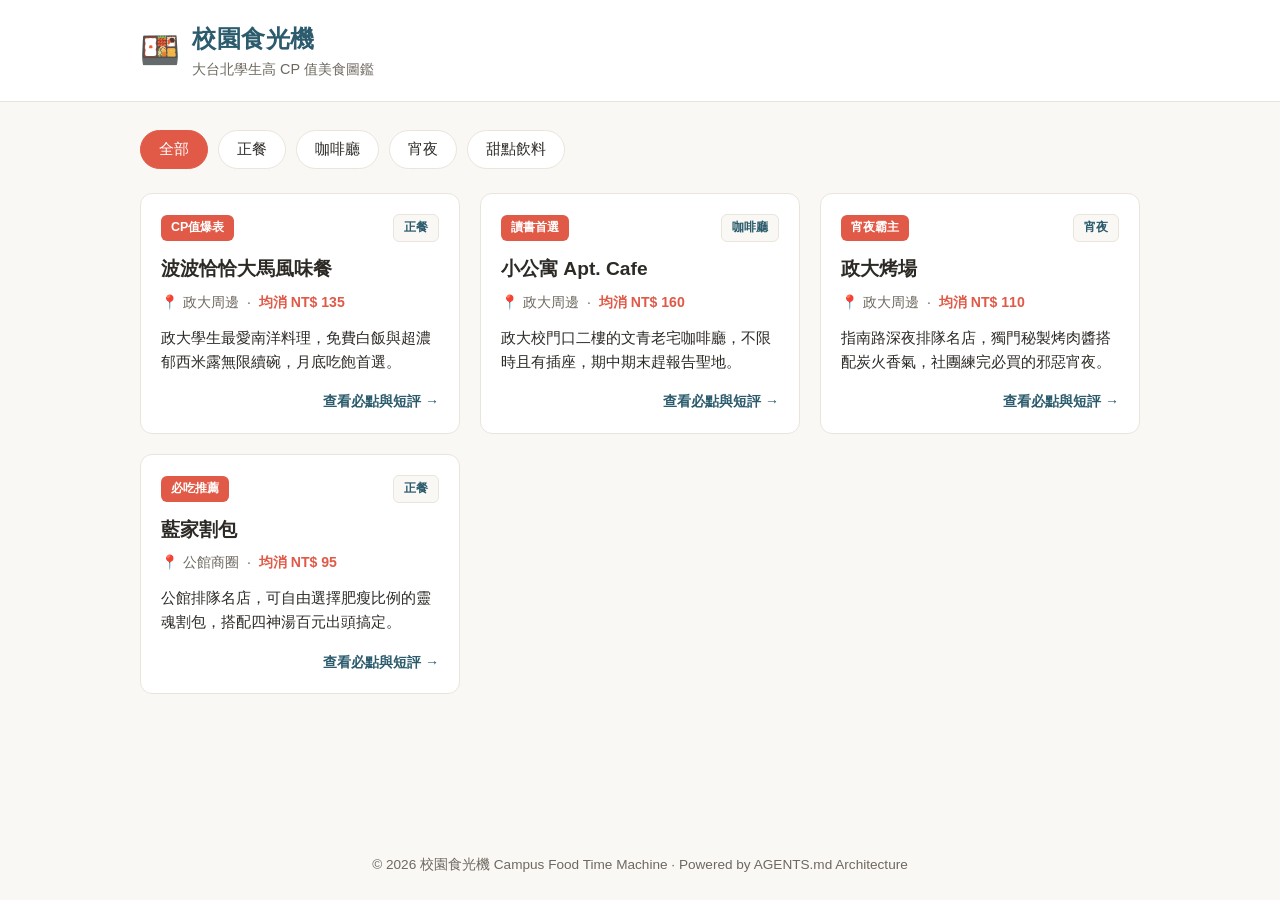
<file: index.html>
<!DOCTYPE html>
<html lang="zh-Hant-TW">
<head>
  <meta charset="UTF-8">
  <meta name="viewport" content="width=device-width, initial-scale=1.0">
  <title>校園食光機 — 大台北學生高 CP 值美食圖鑑</title>
  <link rel="stylesheet" href="assets/style.css">
</head>
<body>
  <header class="site-header">
    <div class="container">
      <a href="index.html" class="brand">
        <span class="brand-icon">🍱</span>
        <div>
          <h1>校園食光機</h1>
          <p class="subtitle">大台北學生高 CP 值美食圖鑑</p>
        </div>
      </a>
    </div>
  </header>

  <main class="container">
    <section class="filter-bar" aria-label="美食分類篩選">
      <button class="filter-btn active" data-category="全部">全部</button>
      <button class="filter-btn" data-category="正餐">正餐</button>
      <button class="filter-btn" data-category="咖啡廳">咖啡廳</button>
      <button class="filter-btn" data-category="宵夜">宵夜</button>
      <button class="filter-btn" data-category="甜點飲料">甜點飲料</button>
    </section>

    <section id="shop-grid" class="card-grid" aria-live="polite">
      <!-- 由 assets/app.js 動態渲染店家卡片 -->
    </section>
  </main>

  <footer class="site-footer">
    <div class="container">
      <p>© 2026 校園食光機 Campus Food Time Machine · Powered by AGENTS.md Architecture</p>
    </div>
  </footer>

  <script src="assets/data.js"></script>
  <script src="assets/app.js"></script>
</body>
</html>
</file>
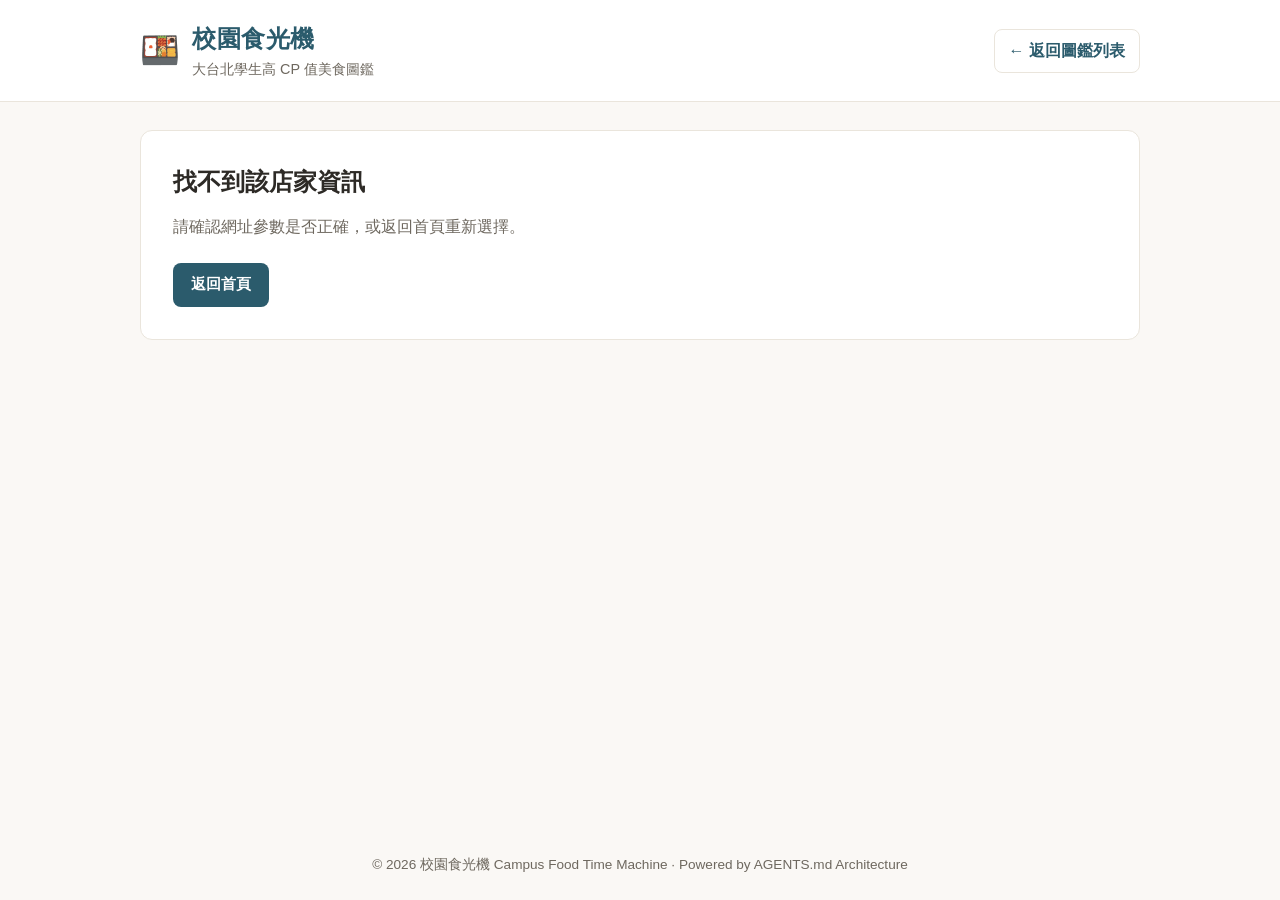
<file: shop.html>
<!DOCTYPE html>
<html lang="zh-Hant-TW">
<head>
  <meta charset="UTF-8">
  <meta name="viewport" content="width=device-width, initial-scale=1.0">
  <title>店家詳情 — 校園食光機</title>
  <link rel="stylesheet" href="assets/style.css">
</head>
<body>
  <header class="site-header">
    <div class="container header-flex">
      <a href="index.html" class="brand">
        <span class="brand-icon">🍱</span>
        <div>
          <h1>校園食光機</h1>
          <p class="subtitle">大台北學生高 CP 值美食圖鑑</p>
        </div>
      </a>
      <a href="index.html" class="back-link">← 返回圖鑑列表</a>
    </div>
  </header>

  <main id="shop-detail" class="container">
    <!-- 由 assets/app.js 依據 ?id=xxx 動態渲染內容 -->
  </main>

  <footer class="site-footer">
    <div class="container">
      <p>© 2026 校園食光機 Campus Food Time Machine · Powered by AGENTS.md Architecture</p>
    </div>
  </footer>

  <script src="assets/data.js"></script>
  <script src="assets/app.js"></script>
</body>
</html>
</file>
<file: assets/style.css>
:root {
  --bg-main: #FAF8F5;
  --bg-card: #FFFFFF;
  --primary: #E05A47;
  --secondary: #2B5B6C;
  --text-main: #2D2A26;
  --text-muted: #6E685F;
  --border-color: #EAE5DC;
}

* {
  box-sizing: border-box;
  margin: 0;
  padding: 0;
}

body {
  background-color: var(--bg-main);
  color: var(--text-main);
  font-family: -apple-system, BlinkMacSystemFont, "Segoe UI", Roboto, "Noto Sans TC", sans-serif;
  line-height: 1.6;
  min-height: 100vh;
  display: flex;
  flex-direction: column;
}

.container {
  width: 100%;
  max-width: 1040px;
  margin: 0 auto;
  padding: 0 20px;
}

/* Header */
.site-header {
  background-color: var(--bg-card);
  border-bottom: 1px solid var(--border-color);
  padding: 20px 0;
  margin-bottom: 28px;
}

.header-flex {
  display: flex;
  justify-content: space-between;
  align-items: center;
  flex-wrap: wrap;
  gap: 12px;
}

.brand {
  display: flex;
  align-items: center;
  gap: 12px;
  text-decoration: none;
  color: var(--text-main);
}

.brand-icon {
  font-size: 2rem;
}

.brand h1 {
  font-size: 1.5rem;
  color: var(--secondary);
  letter-spacing: 0.5px;
}

.subtitle {
  font-size: 0.9rem;
  color: var(--text-muted);
}

.back-link {
  text-decoration: none;
  color: var(--secondary);
  font-weight: 600;
  padding: 8px 14px;
  border: 1px solid var(--border-color);
  border-radius: 8px;
  transition: all 0.2s ease;
}

.back-link:hover {
  background-color: var(--bg-main);
}

/* Filter Bar */
.filter-bar {
  display: flex;
  flex-wrap: wrap;
  gap: 10px;
  margin-bottom: 24px;
}

.filter-btn {
  background-color: var(--bg-card);
  color: var(--text-main);
  border: 1px solid var(--border-color);
  padding: 8px 18px;
  border-radius: 999px;
  font-size: 0.95rem;
  font-weight: 500;
  cursor: pointer;
  transition: all 0.2s ease;
}

.filter-btn:hover {
  border-color: var(--primary);
  color: var(--primary);
}

.filter-btn.active {
  background-color: var(--primary);
  color: #FFFFFF;
  border-color: var(--primary);
}

/* Card Grid */
.card-grid {
  display: grid;
  grid-template-columns: repeat(3, 1fr);
  gap: 20px;
}

@media (max-width: 900px) {
  .card-grid {
    grid-template-columns: repeat(2, 1fr);
  }
}

@media (max-width: 640px) {
  .card-grid {
    grid-template-columns: 1fr;
  }
}

.shop-card {
  background-color: var(--bg-card);
  border: 1px solid var(--border-color);
  border-radius: 12px;
  padding: 20px;
  text-decoration: none;
  color: inherit;
  display: flex;
  flex-direction: column;
  justify-content: space-between;
  transition: transform 0.2s ease, box-shadow 0.2s ease;
}

.shop-card:hover {
  transform: translateY(-4px);
  box-shadow: 0 8px 20px rgba(45, 42, 38, 0.06);
}

.card-tags {
  display: flex;
  justify-content: space-between;
  align-items: center;
  margin-bottom: 12px;
  gap: 8px;
}

.tag-badge {
  background-color: var(--primary);
  color: #FFFFFF;
  font-size: 0.78rem;
  font-weight: 700;
  padding: 3px 10px;
  border-radius: 6px;
}

.tag-category {
  background-color: var(--bg-main);
  color: var(--secondary);
  border: 1px solid var(--border-color);
  font-size: 0.78rem;
  font-weight: 600;
  padding: 3px 10px;
  border-radius: 6px;
}

.card-title {
  font-size: 1.2rem;
  color: var(--text-main);
  margin-bottom: 6px;
}

.card-meta {
  font-size: 0.88rem;
  color: var(--text-muted);
  margin-bottom: 12px;
  display: flex;
  align-items: center;
  gap: 8px;
}

.price-level {
  color: var(--primary);
  font-weight: 700;
}

.card-summary {
  font-size: 0.95rem;
  color: var(--text-main);
  margin-bottom: 16px;
}

.card-footer {
  font-size: 0.88rem;
  color: var(--secondary);
  font-weight: 600;
  text-align: right;
}

/* Detail Page */
.detail-card {
  background-color: var(--bg-card);
  border: 1px solid var(--border-color);
  border-radius: 12px;
  padding: 32px;
}

.detail-header {
  border-bottom: 1px solid var(--border-color);
  padding-bottom: 20px;
  margin-bottom: 24px;
}

.detail-title-row {
  display: flex;
  align-items: center;
  flex-wrap: wrap;
  gap: 12px;
  margin: 10px 0;
}

.detail-title-row h2 {
  font-size: 1.8rem;
  color: var(--text-main);
}

.detail-section {
  margin-bottom: 28px;
}

.detail-section h3 {
  font-size: 1.15rem;
  color: var(--secondary);
  margin-bottom: 12px;
  display: flex;
  align-items: center;
  gap: 8px;
}

.menu-list {
  list-style: none;
  display: grid;
  gap: 10px;
}

.menu-item {
  background-color: var(--bg-main);
  border: 1px solid var(--border-color);
  border-radius: 8px;
  padding: 12px 16px;
  display: flex;
  justify-content: space-between;
  align-items: center;
  flex-wrap: wrap;
  gap: 8px;
}

.menu-item-name {
  font-weight: 700;
  color: var(--text-main);
}

.menu-item-note {
  font-size: 0.9rem;
  color: var(--text-muted);
  margin-left: 8px;
}

.menu-item-price {
  font-weight: 700;
  color: var(--primary);
}

.env-grid {
  display: grid;
  grid-template-columns: repeat(3, 1fr);
  gap: 12px;
}

@media (max-width: 640px) {
  .env-grid {
    grid-template-columns: 1fr;
  }
  .detail-card {
    padding: 20px;
  }
}

.env-box {
  background-color: var(--bg-main);
  border: 1px solid var(--border-color);
  border-radius: 8px;
  padding: 14px;
}

.env-label {
  font-size: 0.82rem;
  color: var(--text-muted);
  margin-bottom: 4px;
}

.env-value {
  font-size: 0.95rem;
  font-weight: 600;
  color: var(--text-main);
}

.review-box {
  background-color: var(--bg-main);
  border-left: 4px solid var(--primary);
  padding: 16px 20px;
  border-radius: 0 8px 8px 0;
  font-size: 1rem;
}

.map-btn {
  display: inline-block;
  margin-top: 12px;
  background-color: var(--secondary);
  color: #FFFFFF;
  text-decoration: none;
  padding: 10px 18px;
  border-radius: 8px;
  font-weight: 600;
  font-size: 0.92rem;
  transition: opacity 0.2s ease;
}

.map-btn:hover {
  opacity: 0.9;
}

/* Footer */
.site-footer {
  margin-top: auto;
  padding: 24px 0;
  text-align: center;
  color: var(--text-muted);
  font-size: 0.85rem;
}
</file>
